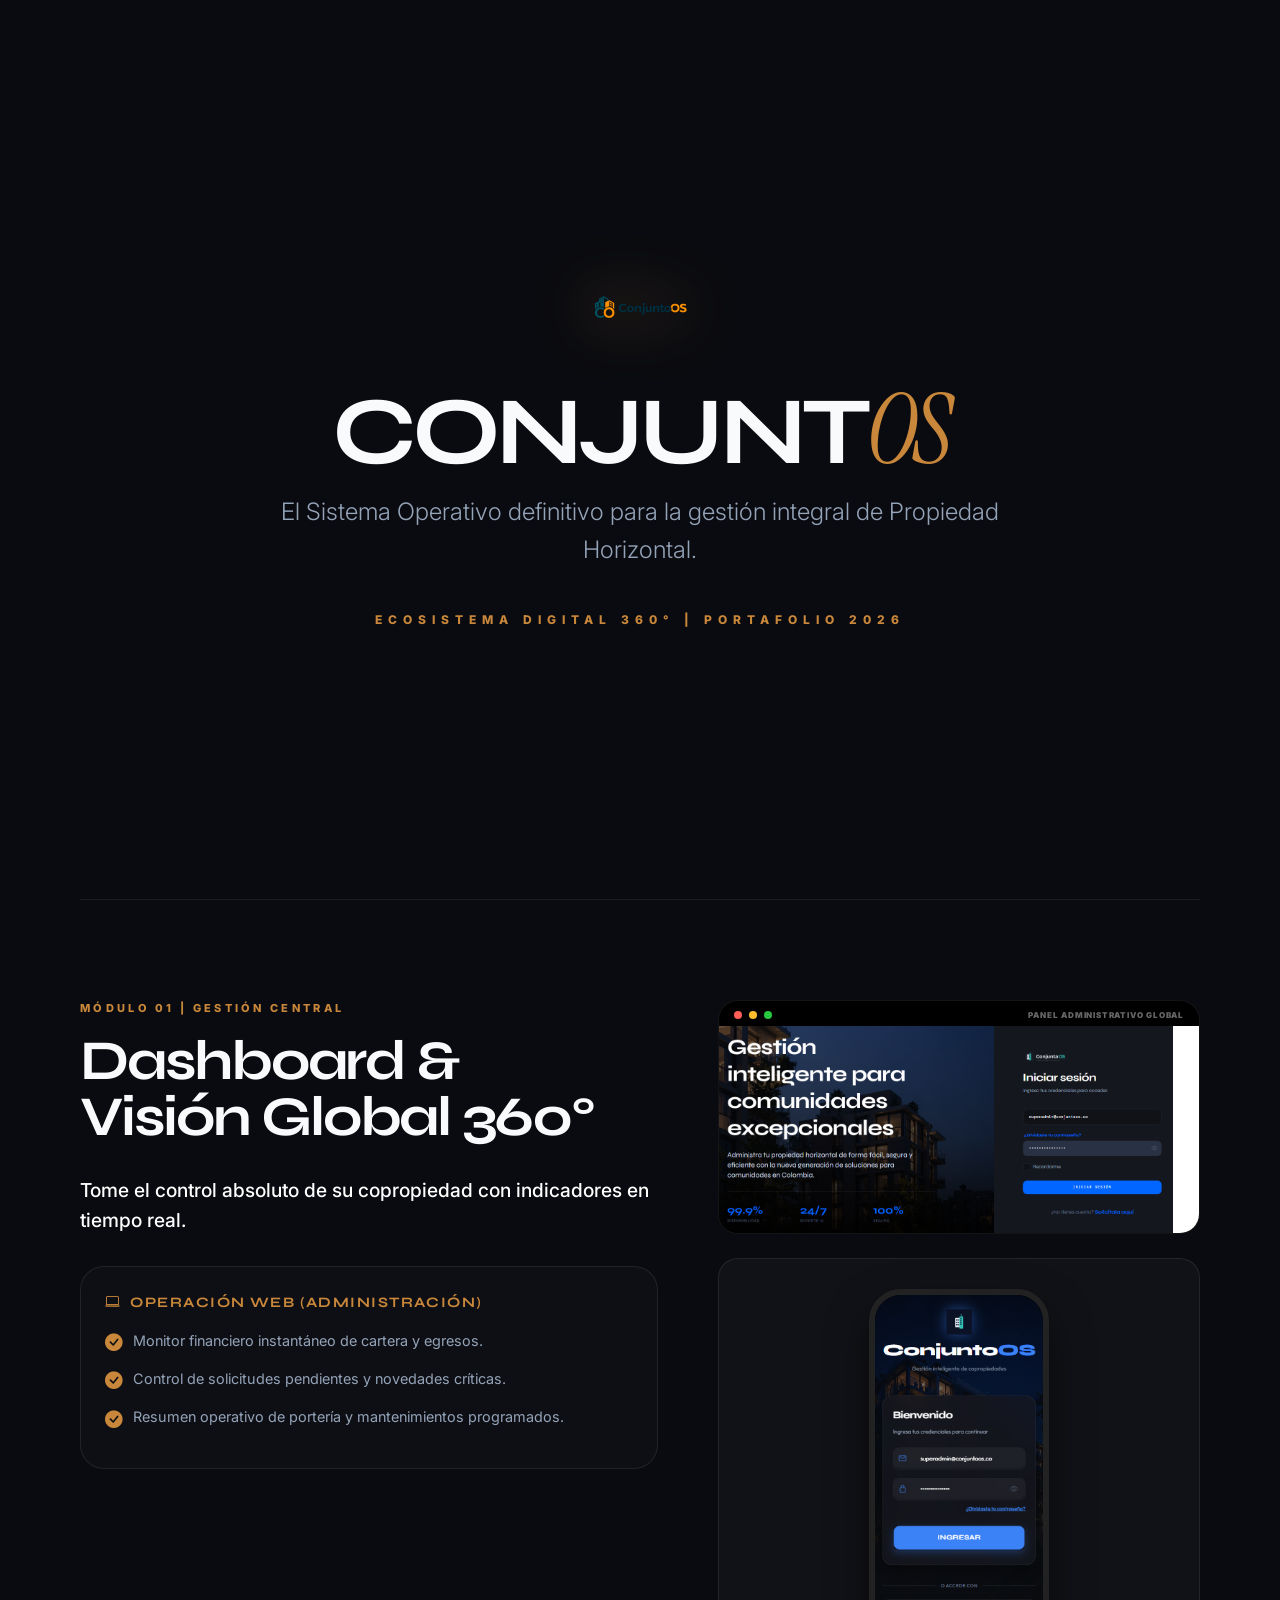
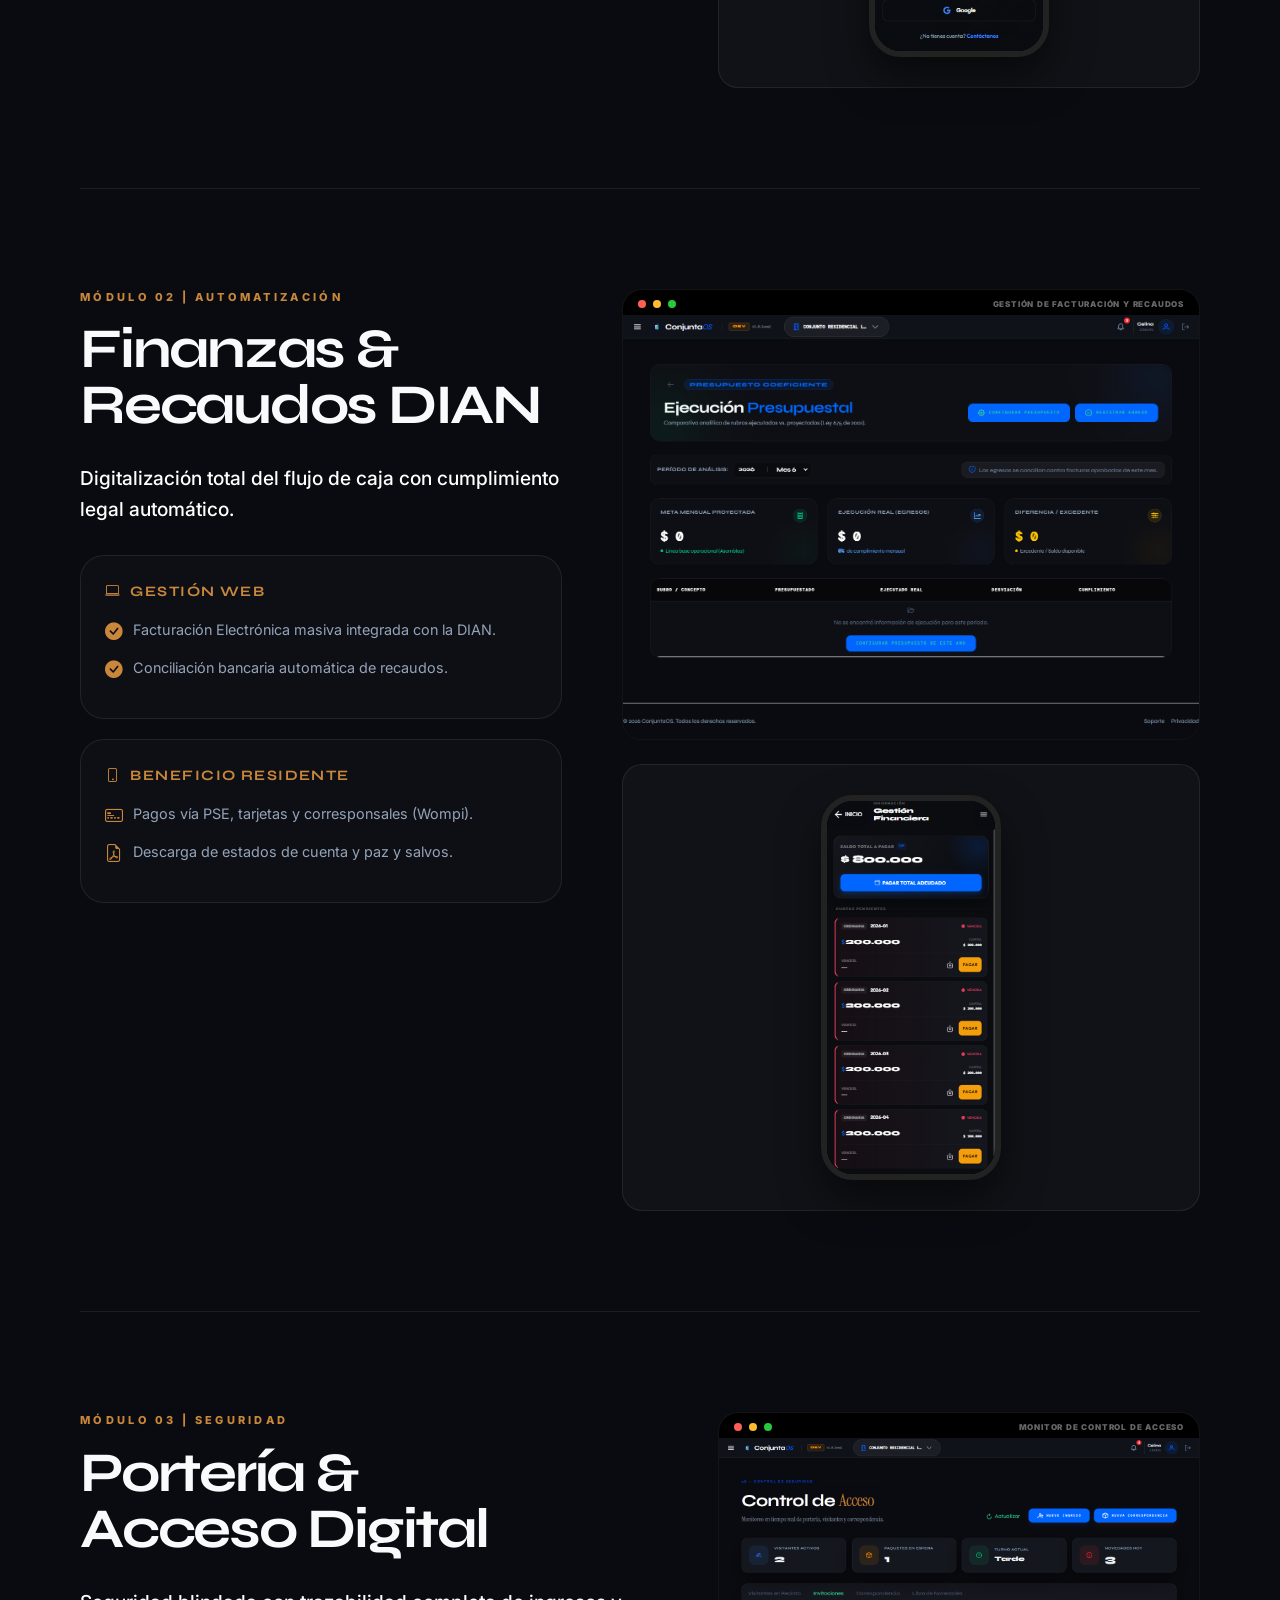
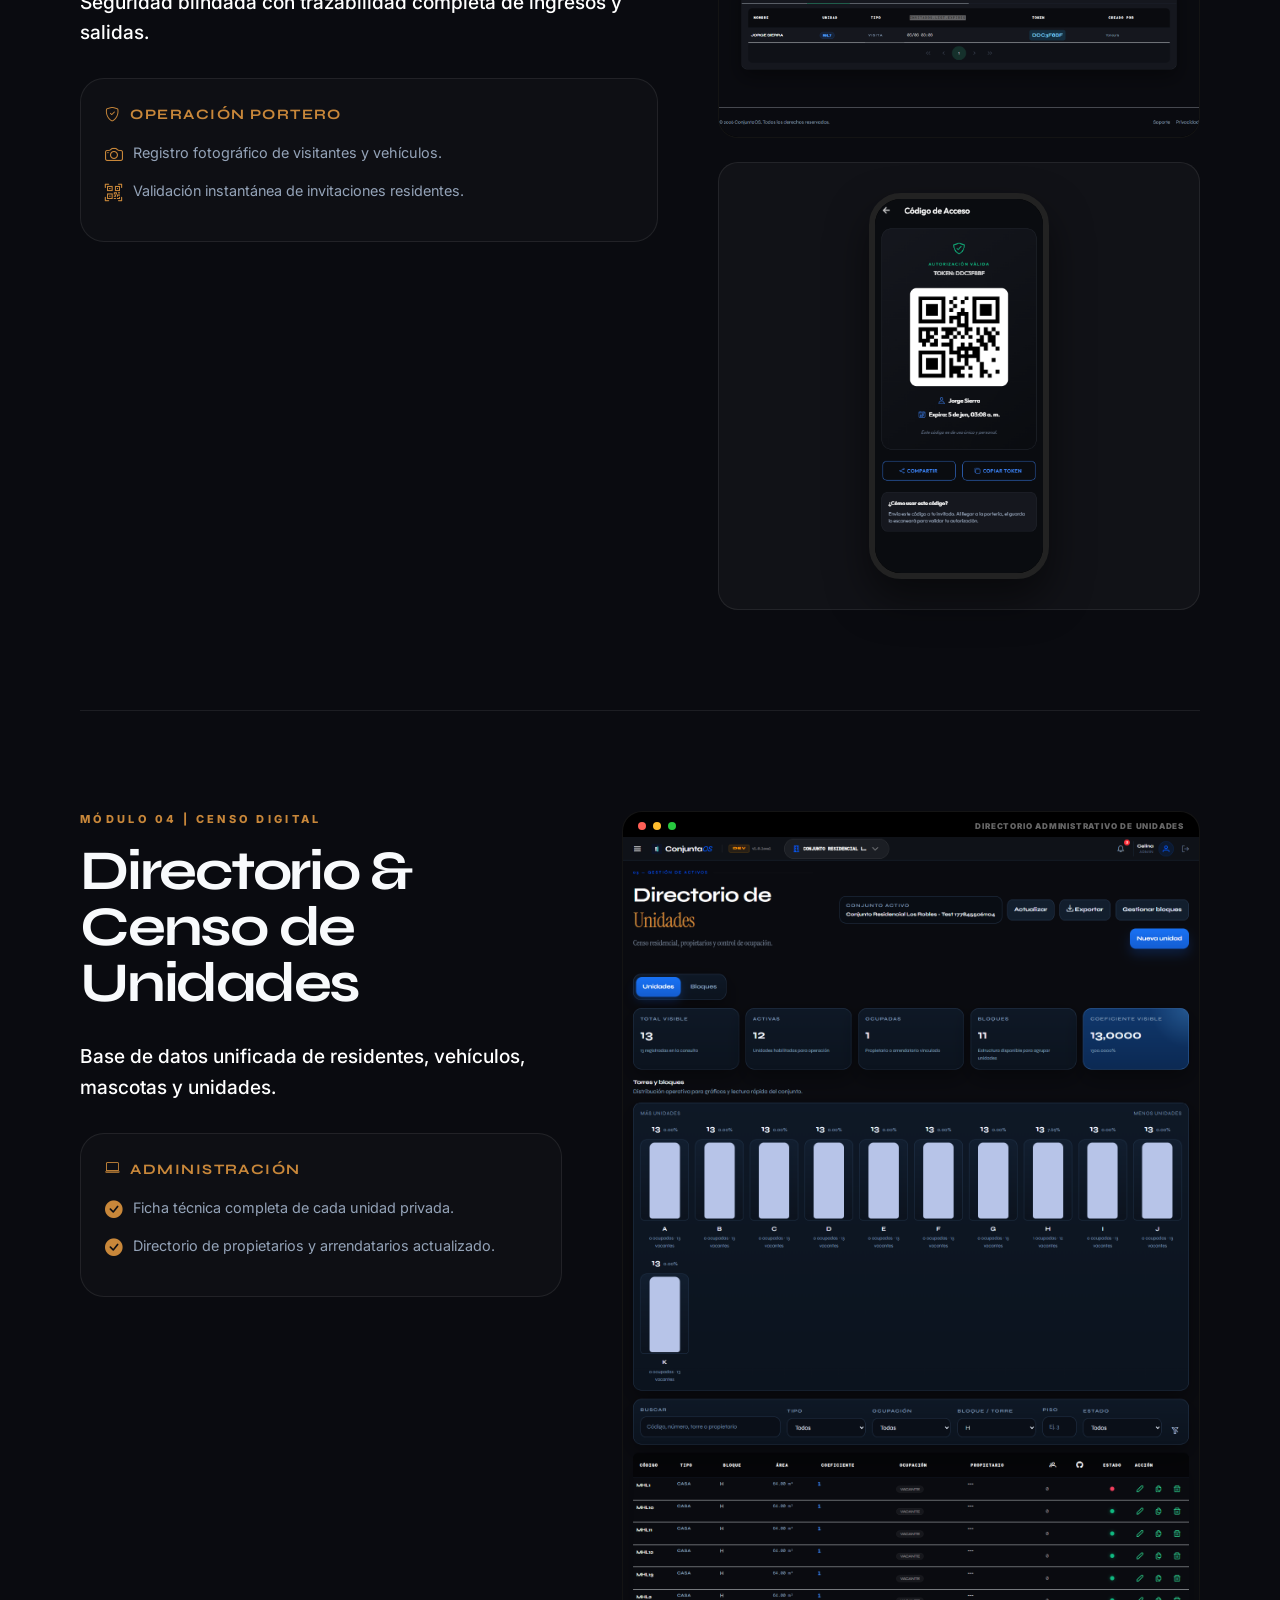
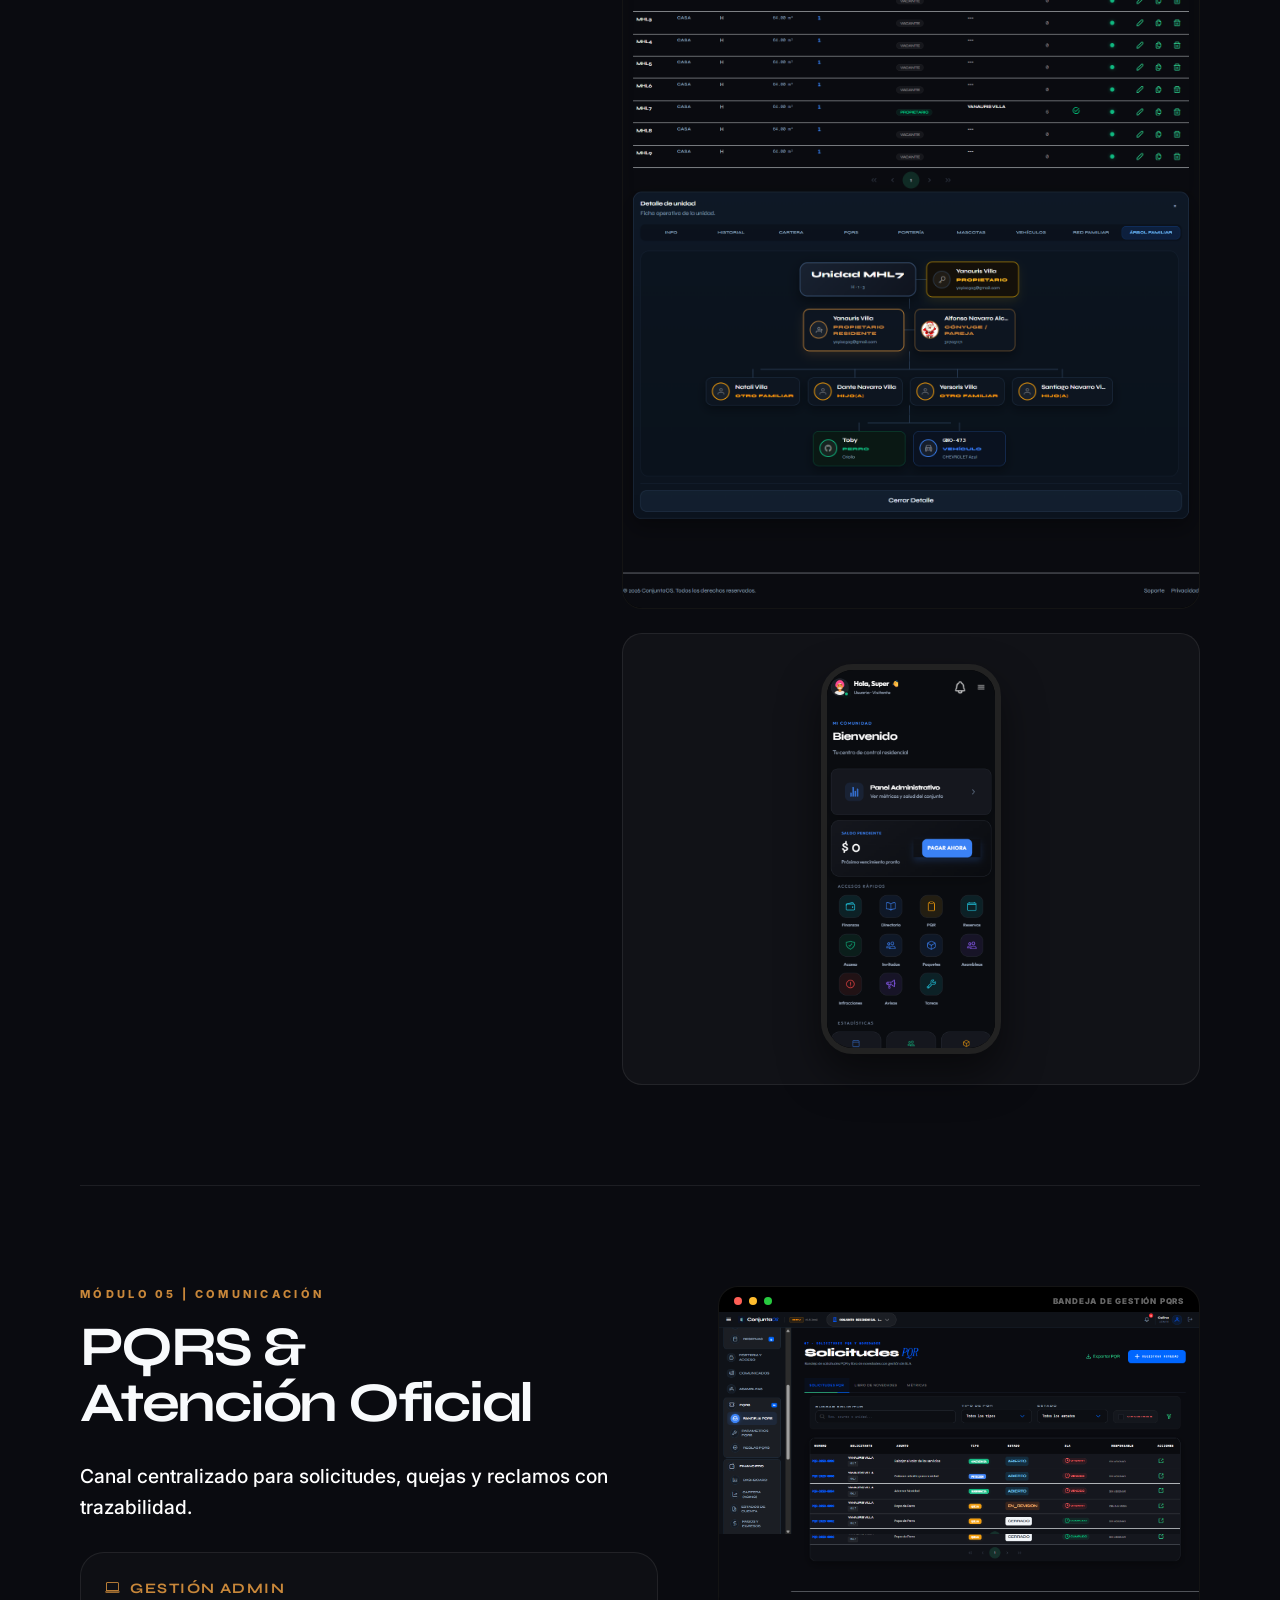
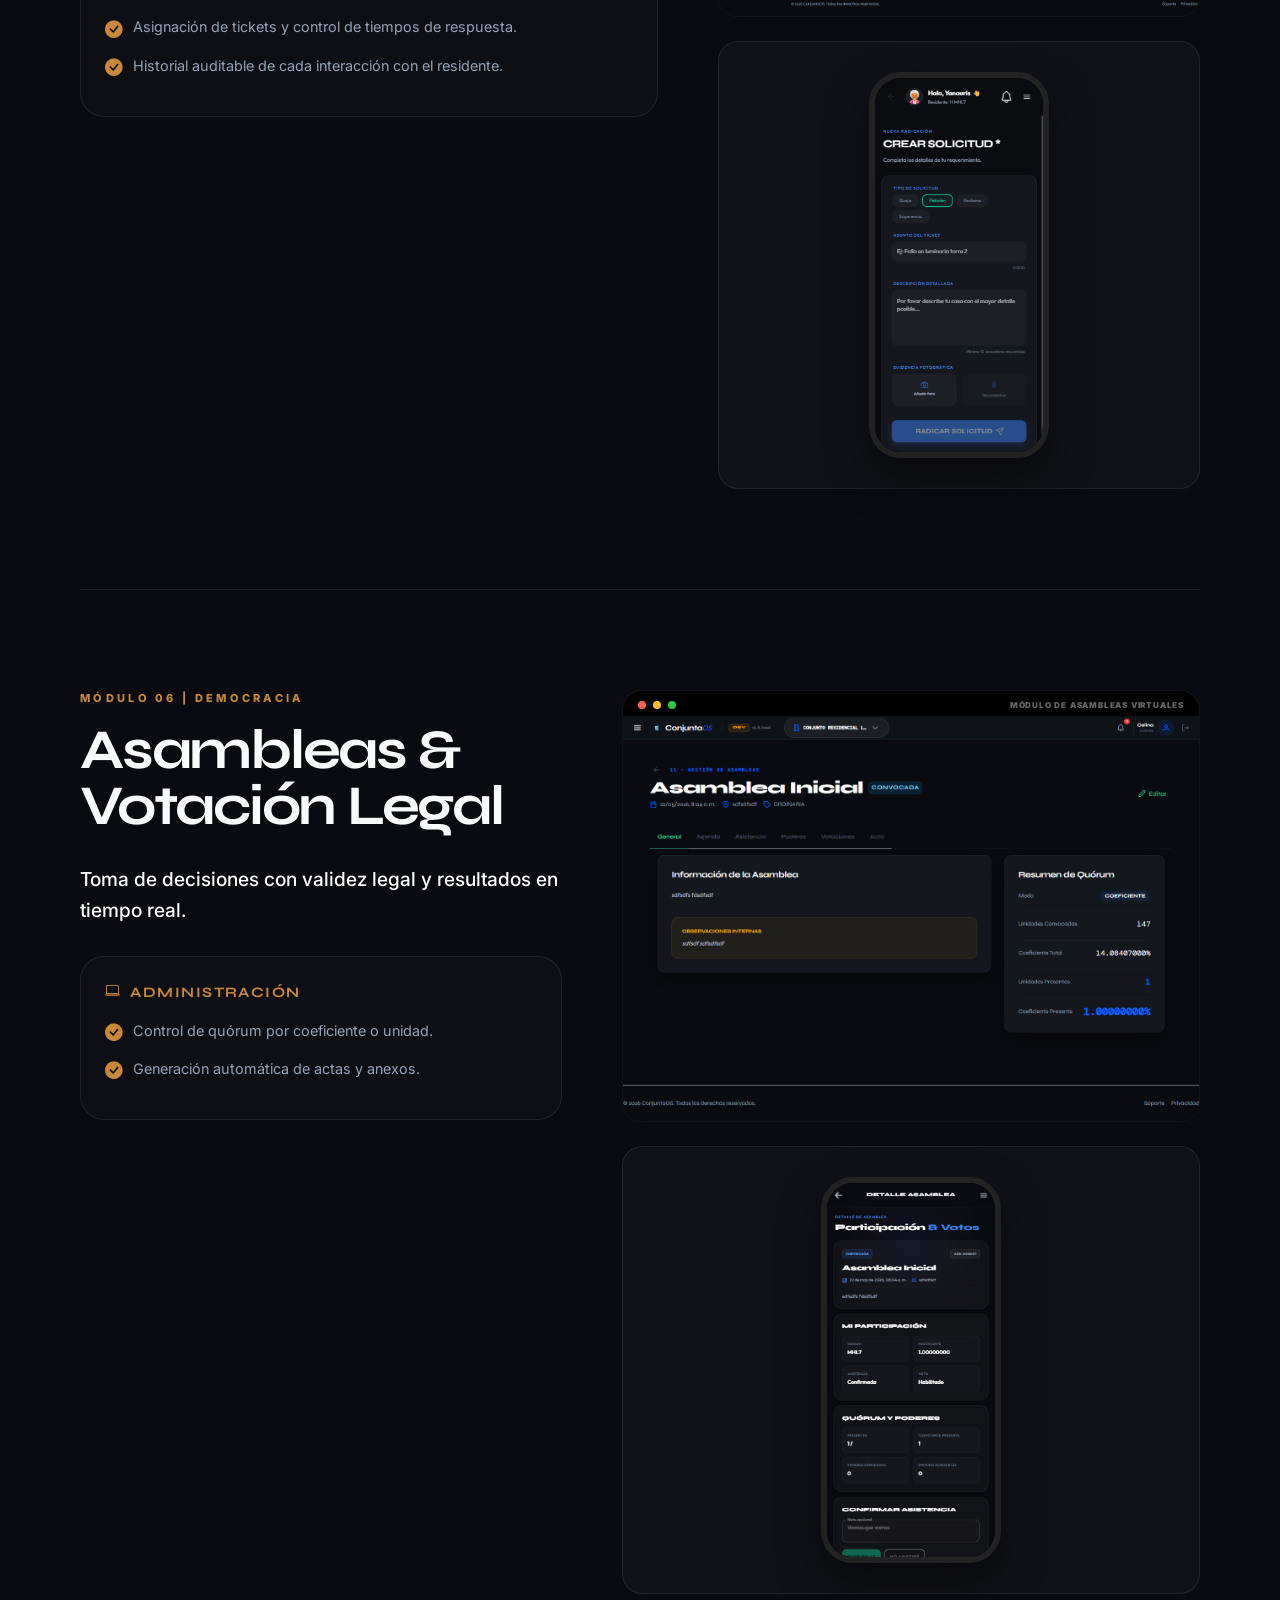
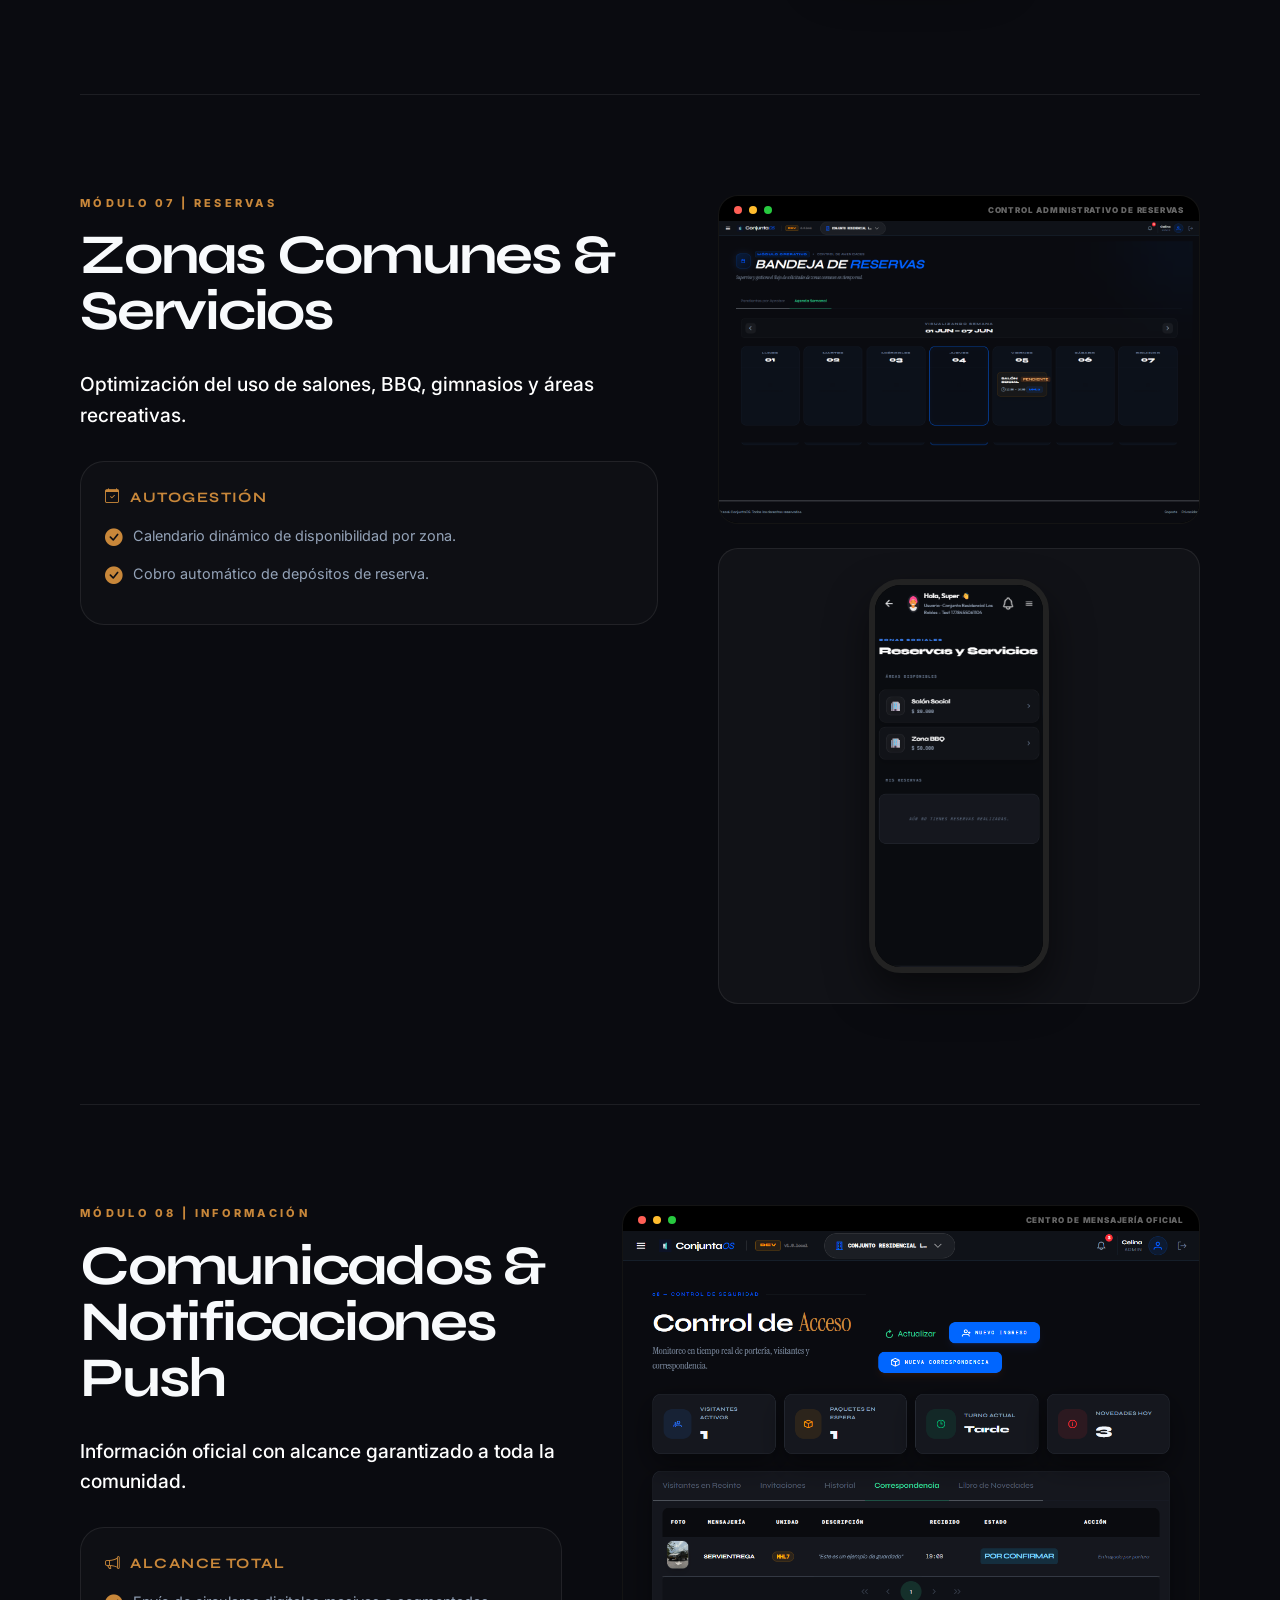
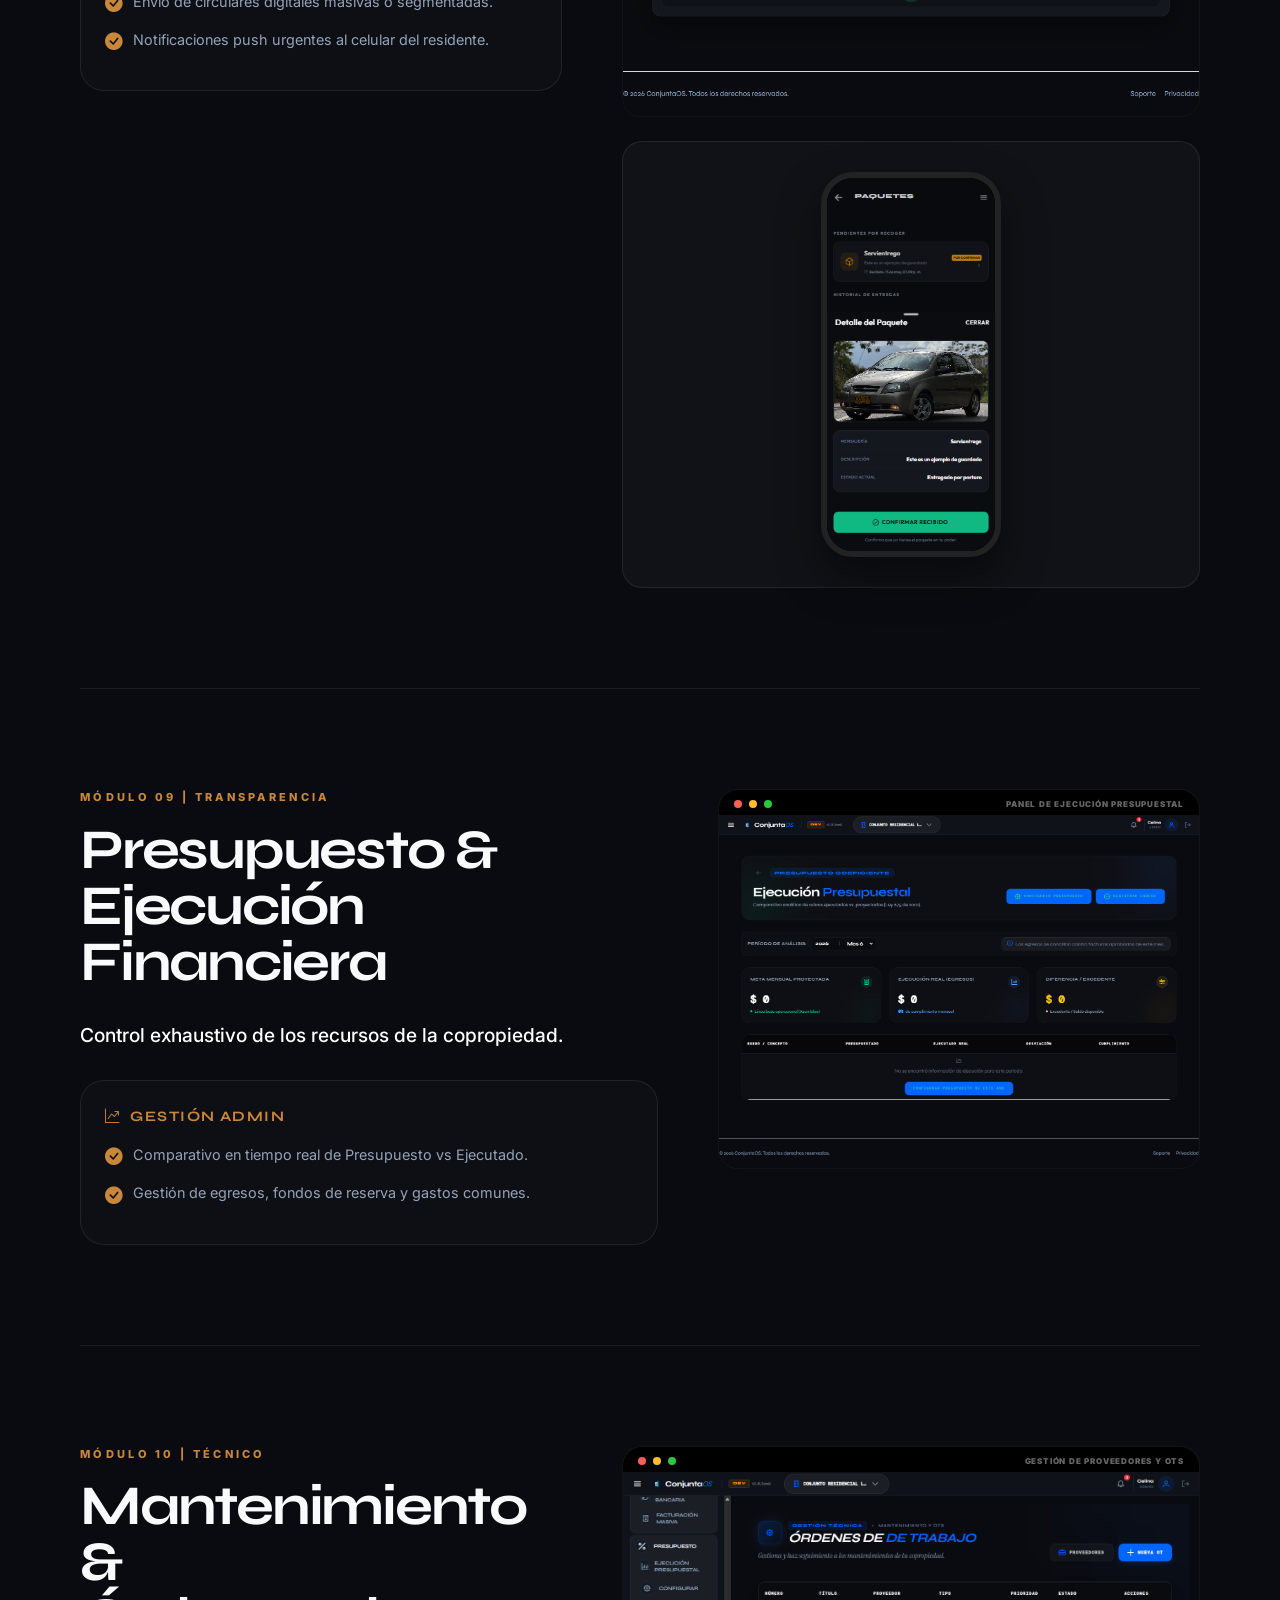
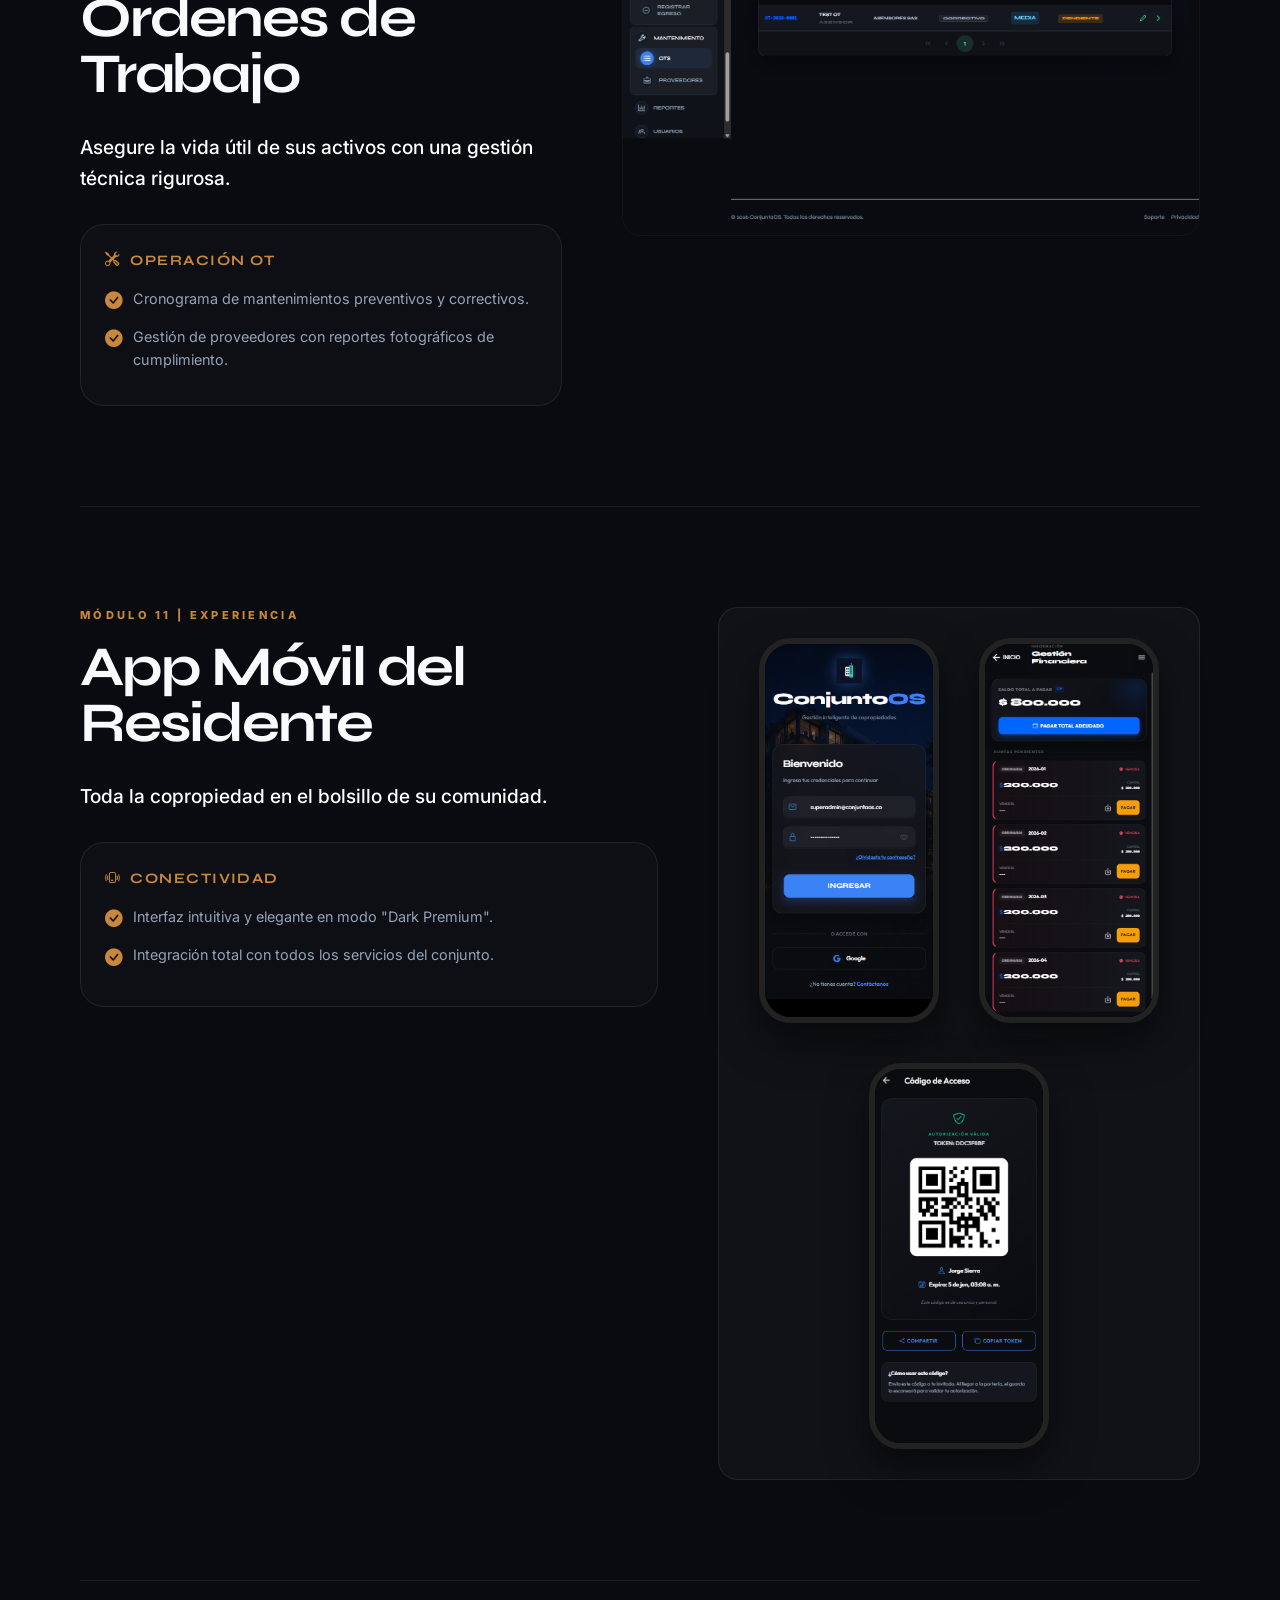
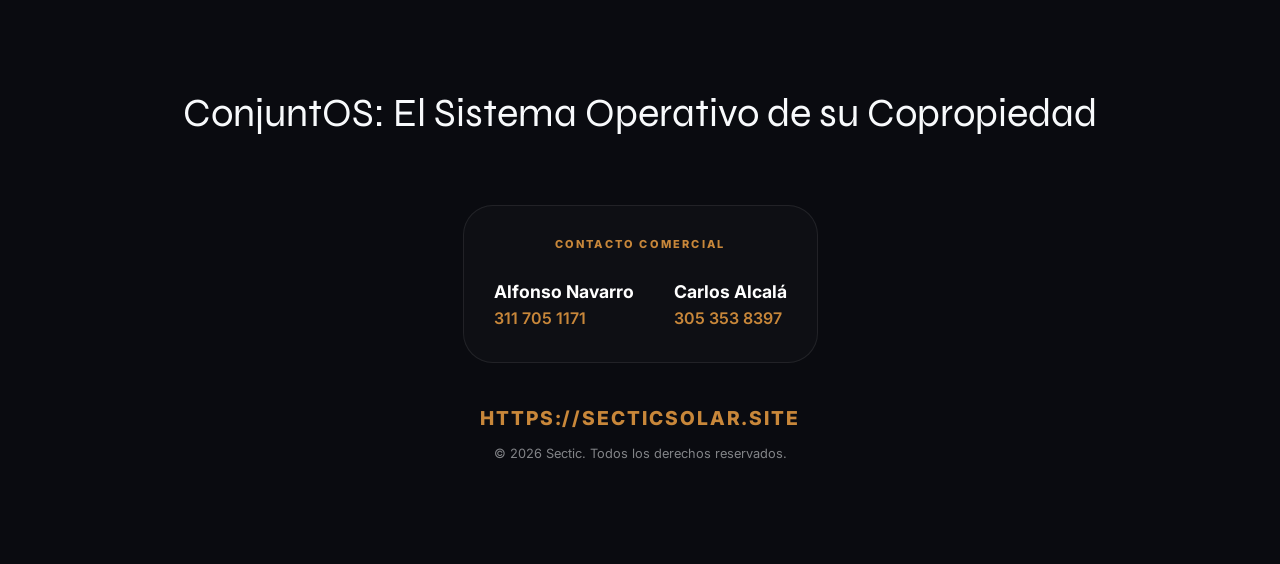
<file: brochure/brochure_print_v2.html>
<!DOCTYPE html>
<html lang="es">
<head>
    <meta charset="UTF-8">
    <meta name="viewport" content="width=device-width, initial-scale=1.0">
    <title>Sectis OS - Portafolio de Soluciones Premium</title>
    <link href="https://fonts.googleapis.com/css2?family=Inter:wght@300;400;500;600;700;800&family=Syne:wght@700;800&family=Instrument+Serif:italic&display=swap" rel="stylesheet">
    <link rel="stylesheet" href="https://cdn.jsdelivr.net/npm/bootstrap-icons@1.11.3/font/bootstrap-icons.min.css">
    <style>
        :root {
            --bg: #0a0b10;
            --surface: #15171e;
            --accent: #c8873a;
            --text: #f8fafc;
            --text-muted: #94a3b8;
            --border: rgba(255, 255, 255, 0.08);
        }

        * { box-sizing: border-box; margin: 0; padding: 0; }

        body {
            font-family: 'Inter', sans-serif;
            background-color: var(--bg);
            color: var(--text);
            line-height: 1.6;
        }

        .container { max-width: 1200px; margin: 0 auto; padding: 0 40px; }

        /* --- PORTADA --- */
        .hero-page {
            height: 100vh;
            display: flex;
            flex-direction: column;
            justify-content: center;
            align-items: center;
            text-align: center;
            border-bottom: 1px solid var(--border);
            page-break-after: always;
        }

        .hero-logo { width: 120px; margin-bottom: 40px; filter: drop-shadow(0 0 30px var(--accent)); }
        
        .hero-page h1 {
            font-family: 'Syne', sans-serif;
            font-size: 6rem;
            line-height: 0.85;
            letter-spacing: -0.05em;
            margin-bottom: 20px;
            text-transform: uppercase;
        }

        .hero-page h1 em {
            font-family: 'Instrument Serif', serif;
            font-style: italic;
            color: var(--accent);
            text-transform: none;
            font-weight: 400;
        }

        .hero-tagline {
            font-size: 1.5rem;
            font-weight: 300;
            color: var(--text-muted);
            max-width: 800px;
        }

        /* --- MODULOS --- */
        .module-block {
            padding: 100px 0;
            border-bottom: 1px solid var(--border);
            page-break-inside: avoid;
        }

        .module-grid {
            display: grid;
            grid-template-columns: 1fr 1.2fr;
            gap: 60px;
            align-items: flex-start;
        }

        /* Alternancia de imagen izquierda/derecha */
        .module-block:nth-child(even) .module-grid {
            grid-template-columns: 1.2fr 1fr;
        }
        .module-block:nth-child(even) .module-visuals { order: 2; }
        .module-block:nth-child(even) .module-info { order: 1; }

        .module-tag {
            font-size: 11px;
            font-weight: 800;
            letter-spacing: 0.3em;
            text-transform: uppercase;
            color: var(--accent);
            margin-bottom: 15px;
            display: block;
        }

        .module-title {
            font-family: 'Syne', sans-serif;
            font-size: 3.5rem;
            line-height: 1;
            margin-bottom: 30px;
            letter-spacing: -0.04em;
        }

        .module-summary {
            font-size: 1.2rem;
            color: #fff;
            margin-bottom: 30px;
            font-weight: 500;
        }

        .platform-columns {
            display: flex;
            flex-direction: column;
            gap: 20px;
        }

        .platform-box {
            background: rgba(255,255,255,0.02);
            border: 1px solid var(--border);
            padding: 24px;
            border-radius: 24px;
        }

        .platform-box h4 {
            font-family: 'Syne', sans-serif;
            font-size: 0.9rem;
            text-transform: uppercase;
            letter-spacing: 0.1em;
            margin-bottom: 15px;
            display: flex;
            align-items: center;
            gap: 10px;
            color: var(--accent);
        }

        .platform-box ul { list-style: none; }
        .platform-box li {
            font-size: 0.9rem;
            color: var(--text-muted);
            margin-bottom: 10px;
            display: flex;
            gap: 10px;
        }
        .platform-box li i { color: var(--accent); font-size: 1.1rem; }

        /* Visuals Layout Fix */
        .module-visuals {
            display: grid;
            grid-template-columns: 1fr;
            gap: 24px;
        }

        .visual-container {
            position: relative;
            background: #000;
            border-radius: 20px;
            border: 1px solid var(--border);
            overflow: hidden;
            padding-top: 25px;
        }

        .visual-container::before {
            content: '';
            position: absolute;
            top: 10px; left: 15px;
            width: 8px; height: 8px;
            border-radius: 50%;
            background: #ff5f56;
            box-shadow: 15px 0 0 #ffbd2e, 30px 0 0 #27c93f;
            z-index: 10;
        }

        .visual-label-tag {
            position: absolute;
            top: 8px; right: 15px;
            font-size: 8px;
            font-weight: 900;
            text-transform: uppercase;
            color: rgba(255,255,255,0.4);
            letter-spacing: 0.1em;
            z-index: 10;
        }

        .web-shot {
            width: 100%;
            height: auto;
            display: block;
        }

        .mobile-showcase {
            display: flex;
            justify-content: center;
            background: rgba(255,255,255,0.03);
            border-radius: 20px;
            padding: 30px;
            border: 1px solid var(--border);
        }

        .mobile-frame {
            width: 180px;
            border: 6px solid #222;
            border-radius: 32px;
            box-shadow: 0 20px 40px rgba(0,0,0,0.5);
            background: #000;
            overflow: hidden;
        }

        .mobile-frame img {
            width: 100%;
            display: block;
        }

        /* --- FOOTER --- */
        footer {
            padding: 100px 0;
            display: flex;
            flex-direction: column;
            justify-content: center;
            align-items: center;
            text-align: center;
        }

        .footer-cta {
            font-family: 'Syne', sans-serif;
            font-size: 2.5rem;
            margin-bottom: 20px;
        }

        @media print {
            body { background: #fff !important; color: #000 !important; }
            .module-block { page-break-after: always; padding: 40px 0; border: none; }
            .visual-container, .mobile-showcase { border-color: #ddd; background: #fafafa; }
            .platform-box { background: #f9f9f9; border-color: #eee; }
            :root { --text-muted: #444; --text: #000; --border: #eee; }
            h1, h2, h3, .module-title { color: #000 !important; }
            .hero-page { border: none; }
        }

        @media (max-width: 950px) {
            .module-grid { grid-template-columns: 1fr !important; }
            .module-visuals { order: 2 !important; }
            .module-info { order: 1 !important; }
        }
    </style>
</head>
<body>

<div class="container">
    <!-- PORTADA -->
    <div class="hero-page">
        <img src="../assets/logo_horizontal_color.png" alt="Sectis Logo" class="hero-logo">
        <h1>Conjunt<em>OS</em></h1>
        <p class="hero-tagline">El Sistema Operativo definitivo para la gestión integral de Propiedad Horizontal.</p>
        <div style="margin-top: 40px; color: var(--accent); font-weight: 800; letter-spacing: 0.5em; font-size: 12px; text-transform: uppercase;">Ecosistema Digital 360° | Portafolio 2026</div>
    </div>

    <!-- 1. DASHBOARD -->
    <div class="module-block">
        <div class="module-grid">
            <div class="module-info">
                <span class="module-tag">Módulo 01 | Gestión Central</span>
                <h2 class="module-title">Dashboard &<br>Visión Global 360°</h2>
                <p class="module-summary">Tome el control absoluto de su copropiedad con indicadores en tiempo real.</p>
                <div class="platform-columns">
                    <div class="platform-box">
                        <h4><i class="bi bi-laptop"></i> Operación Web (Administración)</h4>
                        <ul>
                            <li><i class="bi bi-check-circle-fill"></i> Monitor financiero instantáneo de cartera y egresos.</li>
                            <li><i class="bi bi-check-circle-fill"></i> Control de solicitudes pendientes y novedades críticas.</li>
                            <li><i class="bi bi-check-circle-fill"></i> Resumen operativo de portería y mantenimientos programados.</li>
                        </ul>
                    </div>
                </div>
            </div>
            <div class="module-visuals">
                <div class="visual-container">
                    <span class="visual-label-tag">Panel Administrativo Global</span>
                    <img src="conjuntos01.png" alt="Dashboard Web" class="web-shot">
                </div>
                <div class="mobile-showcase">
                    <div class="mobile-frame">
                        <img src="movil_conjuntos01.png" alt="Home App Mobile">
                    </div>
                </div>
            </div>
        </div>
    </div>

    <!-- 2. FINANZAS -->
    <div class="module-block">
        <div class="module-grid">
            <div class="module-info">
                <span class="module-tag">Módulo 02 | Automatización</span>
                <h2 class="module-title">Finanzas &<br>Recaudos DIAN</h2>
                <p class="module-summary">Digitalización total del flujo de caja con cumplimiento legal automático.</p>
                <div class="platform-columns">
                    <div class="platform-box">
                        <h4><i class="bi bi-laptop"></i> Gestión Web</h4>
                        <ul>
                            <li><i class="bi bi-check-circle-fill"></i> Facturación Electrónica masiva integrada con la DIAN.</li>
                            <li><i class="bi bi-check-circle-fill"></i> Conciliación bancaria automática de recaudos.</li>
                        </ul>
                    </div>
                    <div class="platform-box">
                        <h4><i class="bi bi-phone"></i> Beneficio Residente</h4>
                        <ul>
                            <li><i class="bi bi-credit-card-2-front"></i> Pagos vía PSE, tarjetas y corresponsales (Wompi).</li>
                            <li><i class="bi bi-file-earmark-pdf"></i> Descarga de estados de cuenta y paz y salvos.</li>
                        </ul>
                    </div>
                </div>
            </div>
            <div class="module-visuals">
                <div class="visual-container">
                    <span class="visual-label-tag">Gestión de Facturación y Recaudos</span>
                    <img src="conjuntos15_ejecucion_presupuestal_admin.png" alt="Finanzas Web" class="web-shot">
                </div>
                <div class="mobile-showcase">
                    <div class="mobile-frame">
                        <img src="movil_conjuntos04_financiera.png" alt="Pagos App">
                    </div>
                </div>
            </div>
        </div>
    </div>

    <!-- 3. PORTERIA -->
    <div class="module-block">
        <div class="module-grid">
            <div class="module-info">
                <span class="module-tag">Módulo 03 | Seguridad</span>
                <h2 class="module-title">Portería &<br>Acceso Digital</h2>
                <p class="module-summary">Seguridad blindada con trazabilidad completa de ingresos y salidas.</p>
                <div class="platform-columns">
                    <div class="platform-box">
                        <h4><i class="bi bi-shield-check"></i> Operación Portero</h4>
                        <ul>
                            <li><i class="bi bi-camera"></i> Registro fotográfico de visitantes y vehículos.</li>
                            <li><i class="bi bi-qr-code-scan"></i> Validación instantánea de invitaciones residentes.</li>
                        </ul>
                    </div>
                </div>
            </div>
            <div class="module-visuals">
                <div class="visual-container">
                    <span class="visual-label-tag">Monitor de Control de Acceso</span>
                    <img src="conjuntos09_control_acceso_admin.png" alt="Portería Web" class="web-shot">
                </div>
                <div class="mobile-showcase">
                    <div class="mobile-frame">
                        <img src="movil_conjuntos08_visita_QR.png" alt="Invitados QR Mobile">
                    </div>
                </div>
            </div>
        </div>
    </div>

    <!-- 4. DIRECTORIO -->
    <div class="module-block">
        <div class="module-grid">
            <div class="module-info">
                <span class="module-tag">Módulo 04 | Censo Digital</span>
                <h2 class="module-title">Directorio &<br>Censo de Unidades</h2>
                <p class="module-summary">Base de datos unificada de residentes, vehículos, mascotas y unidades.</p>
                <div class="platform-columns">
                    <div class="platform-box">
                        <h4><i class="bi bi-laptop"></i> Administración</h4>
                        <ul>
                            <li><i class="bi bi-check-circle-fill"></i> Ficha técnica completa de cada unidad privada.</li>
                            <li><i class="bi bi-check-circle-fill"></i> Directorio de propietarios y arrendatarios actualizado.</li>
                        </ul>
                    </div>
                </div>
            </div>
            <div class="module-visuals">
                <div class="visual-container">
                    <span class="visual-label-tag">Directorio Administrativo de Unidades</span>
                    <img src="conjuntos14_directorio_unidades_admin.png" alt="Directorio Web" class="web-shot">
                </div>
                <div class="mobile-showcase">
                    <div class="mobile-frame">
                        <img src="movil_conjuntos02.png" alt="Censo Mobile">
                    </div>
                </div>
            </div>
        </div>
    </div>

    <!-- 5. PQRS -->
    <div class="module-block">
        <div class="module-grid">
            <div class="module-info">
                <span class="module-tag">Módulo 05 | Comunicación</span>
                <h2 class="module-title">PQRS &<br>Atención Oficial</h2>
                <p class="module-summary">Canal centralizado para solicitudes, quejas y reclamos con trazabilidad.</p>
                <div class="platform-columns">
                    <div class="platform-box">
                        <h4><i class="bi bi-laptop"></i> Gestión Admin</h4>
                        <ul>
                            <li><i class="bi bi-check-circle-fill"></i> Asignación de tickets y control de tiempos de respuesta.</li>
                            <li><i class="bi bi-check-circle-fill"></i> Historial auditable de cada interacción con el residente.</li>
                        </ul>
                    </div>
                </div>
            </div>
            <div class="module-visuals">
                <div class="visual-container">
                    <span class="visual-label-tag">Bandeja de Gestión PQRS</span>
                    <img src="conjuntos05_pqr_admin.png" alt="PQRS Web" class="web-shot">
                </div>
                <div class="mobile-showcase">
                    <div class="mobile-frame">
                        <img src="movil_conjuntos06_pqr_generar.png" alt="PQRS App Mobile">
                    </div>
                </div>
            </div>
        </div>
    </div>

    <!-- 6. ASAMBLEAS -->
    <div class="module-block">
        <div class="module-grid">
            <div class="module-info">
                <span class="module-tag">Módulo 06 | Democracia</span>
                <h2 class="module-title">Asambleas &<br>Votación Legal</h2>
                <p class="module-summary">Toma de decisiones con validez legal y resultados en tiempo real.</p>
                <div class="platform-columns">
                    <div class="platform-box">
                        <h4><i class="bi bi-laptop"></i> Administración</h4>
                        <ul>
                            <li><i class="bi bi-check-circle-fill"></i> Control de quórum por coeficiente o unidad.</li>
                            <li><i class="bi bi-check-circle-fill"></i> Generación automática de actas y anexos.</li>
                        </ul>
                    </div>
                </div>
            </div>
            <div class="module-visuals">
                <div class="visual-container">
                    <span class="visual-label-tag">Módulo de Asambleas Virtuales</span>
                    <img src="conjuntos11_asamblea_admin.png" alt="Asambleas Web" class="web-shot">
                </div>
                <div class="mobile-showcase">
                    <div class="mobile-frame">
                        <img src="movil_conjuntos11_asamblea.png" alt="Votación App Mobile">
                    </div>
                </div>
            </div>
        </div>
    </div>

    <!-- 7. ZONAS COMUNES -->
    <div class="module-block">
        <div class="module-grid">
            <div class="module-info">
                <span class="module-tag">Módulo 07 | Reservas</span>
                <h2 class="module-title">Zonas Comunes &<br>Servicios</h2>
                <p class="module-summary">Optimización del uso de salones, BBQ, gimnasios y áreas recreativas.</p>
                <div class="platform-columns">
                    <div class="platform-box">
                        <h4><i class="bi bi-calendar-check"></i> Autogestión</h4>
                        <ul>
                            <li><i class="bi bi-check-circle-fill"></i> Calendario dinámico de disponibilidad por zona.</li>
                            <li><i class="bi bi-check-circle-fill"></i> Cobro automático de depósitos de reserva.</li>
                        </ul>
                    </div>
                </div>
            </div>
            <div class="module-visuals">
                <div class="visual-container">
                    <span class="visual-label-tag">Control Administrativo de Reservas</span>
                    <img src="conjuntos20_reserva_agenda_admin.png" alt="Agenda Web" class="web-shot">
                </div>
                <div class="mobile-showcase">
                    <div class="mobile-frame">
                        <img src="movil_conjuntos03_reservas_servicios_comunes.png" alt="Reserva App Mobile">
                    </div>
                </div>
            </div>
        </div>
    </div>

    <!-- 8. COMUNICADOS -->
    <div class="module-block">
        <div class="module-grid">
            <div class="module-info">
                <span class="module-tag">Módulo 08 | Información</span>
                <h2 class="module-title">Comunicados &<br>Notificaciones Push</h2>
                <p class="module-summary">Información oficial con alcance garantizado a toda la comunidad.</p>
                <div class="platform-columns">
                    <div class="platform-box">
                        <h4><i class="bi bi-megaphone"></i> Alcance Total</h4>
                        <ul>
                            <li><i class="bi bi-check-circle-fill"></i> Envío de circulares digitales masivas o segmentadas.</li>
                            <li><i class="bi bi-check-circle-fill"></i> Notificaciones push urgentes al celular del residente.</li>
                        </ul>
                    </div>
                </div>
            </div>
            <div class="module-visuals">
                <div class="visual-container">
                    <span class="visual-label-tag">Centro de Mensajería Oficial</span>
                    <img src="conjuntos10_correspondencia_admin.png" alt="Comunicados Web" class="web-shot">
                </div>
                <div class="mobile-showcase">
                    <div class="mobile-frame">
                        <img src="movil_conjuntos09_paquetes.png" alt="Notificaciones App">
                    </div>
                </div>
            </div>
        </div>
    </div>

    <!-- 9. PRESUPUESTO -->
    <div class="module-block">
        <div class="module-grid">
            <div class="module-info">
                <span class="module-tag">Módulo 09 | Transparencia</span>
                <h2 class="module-title">Presupuesto &<br>Ejecución Financiera</h2>
                <p class="module-summary">Control exhaustivo de los recursos de la copropiedad.</p>
                <div class="platform-columns">
                    <div class="platform-box">
                        <h4><i class="bi bi-graph-up-arrow"></i> Gestión Admin</h4>
                        <ul>
                            <li><i class="bi bi-check-circle-fill"></i> Comparativo en tiempo real de Presupuesto vs Ejecutado.</li>
                            <li><i class="bi bi-check-circle-fill"></i> Gestión de egresos, fondos de reserva y gastos comunes.</li>
                        </ul>
                    </div>
                </div>
            </div>
            <div class="module-visuals">
                <div class="visual-container">
                    <span class="visual-label-tag">Panel de Ejecución Presupuestal</span>
                    <img src="conjuntos15_ejecucion_presupuestal_admin.png" alt="Presupuesto Web" class="web-shot">
                </div>
            </div>
        </div>
    </div>

    <!-- 10. MANTENIMIENTO -->
    <div class="module-block">
        <div class="module-grid">
            <div class="module-info">
                <span class="module-tag">Módulo 10 | Técnico</span>
                <h2 class="module-title">Mantenimiento &<br>Órdenes de Trabajo</h2>
                <p class="module-summary">Asegure la vida útil de sus activos con una gestión técnica rigurosa.</p>
                <div class="platform-columns">
                    <div class="platform-box">
                        <h4><i class="bi bi-tools"></i> Operación OT</h4>
                        <ul>
                            <li><i class="bi bi-check-circle-fill"></i> Cronograma de mantenimientos preventivos y correctivos.</li>
                            <li><i class="bi bi-check-circle-fill"></i> Gestión de proveedores con reportes fotográficos de cumplimiento.</li>
                        </ul>
                    </div>
                </div>
            </div>
            <div class="module-visuals">
                <div class="visual-container">
                    <span class="visual-label-tag">Gestión de Proveedores y OTs</span>
                    <img src="conjuntos16_OT_listado_admin.png" alt="Mantenimiento Web" class="web-shot">
                </div>
            </div>
        </div>
    </div>

    <!-- 11. APP MOVIL -->
    <div class="module-block">
        <div class="module-grid">
            <div class="module-info">
                <span class="module-tag">Módulo 11 | Experiencia</span>
                <h2 class="module-title">App Móvil del<br>Residente</h2>
                <p class="module-summary">Toda la copropiedad en el bolsillo de su comunidad.</p>
                <div class="platform-columns">
                    <div class="platform-box">
                        <h4><i class="bi bi-phone-vibrate"></i> Conectividad</h4>
                        <ul>
                            <li><i class="bi bi-check-circle-fill"></i> Interfaz intuitiva y elegante en modo "Dark Premium".</li>
                            <li><i class="bi bi-check-circle-fill"></i> Integración total con todos los servicios del conjunto.</li>
                        </ul>
                    </div>
                </div>
            </div>
            <div class="module-visuals">
                <div class="mobile-showcase" style="gap: 40px; flex-wrap: wrap;">
                    <div class="mobile-frame"><img src="movil_conjuntos01.png" alt="App 1"></div>
                    <div class="mobile-frame"><img src="movil_conjuntos04_financiera.png" alt="App 2"></div>
                    <div class="mobile-frame"><img src="movil_conjuntos08_visita_QR.png" alt="App 3"></div>
                </div>
            </div>
        </div>
    </div>

    <!-- FINAL -->
    <footer>
        <div class="footer-cta">ConjuntOS: El Sistema Operativo de su Copropiedad</div>
        
        <div style="margin: 40px 0; display: flex; flex-direction: column; gap: 15px; border: 1px solid var(--border); padding: 30px; border-radius: 30px; background: rgba(255,255,255,0.02);">
            <p style="color: var(--accent); font-weight: 800; text-transform: uppercase; letter-spacing: 0.2em; font-size: 11px; margin-bottom: 10px;">Contacto Comercial</p>
            <div style="display: flex; gap: 40px; justify-content: center; flex-wrap: wrap;">
                <div style="text-align: left;">
                    <p style="font-weight: 700; color: #fff; font-size: 1.1rem;">Alfonso Navarro</p>
                    <p style="color: var(--accent); font-weight: 600;">311 705 1171</p>
                </div>
                <div style="text-align: left;">
                    <p style="font-weight: 700; color: #fff; font-size: 1.1rem;">Carlos Alcalá</p>
                    <p style="color: var(--accent); font-weight: 600;">305 353 8397</p>
                </div>
            </div>
        </div>

        <p style="color: var(--accent); font-weight: 800; font-size: 1.2rem; letter-spacing: 0.1em; margin-bottom: 10px;">HTTPS://SECTICSOLAR.SITE</p>
        <p style="opacity: 0.5; font-size: 0.8rem;">&copy; 2026 Sectic. Todos los derechos reservados.</p>
    </footer>
</div>

</body>
</html>
</file>
